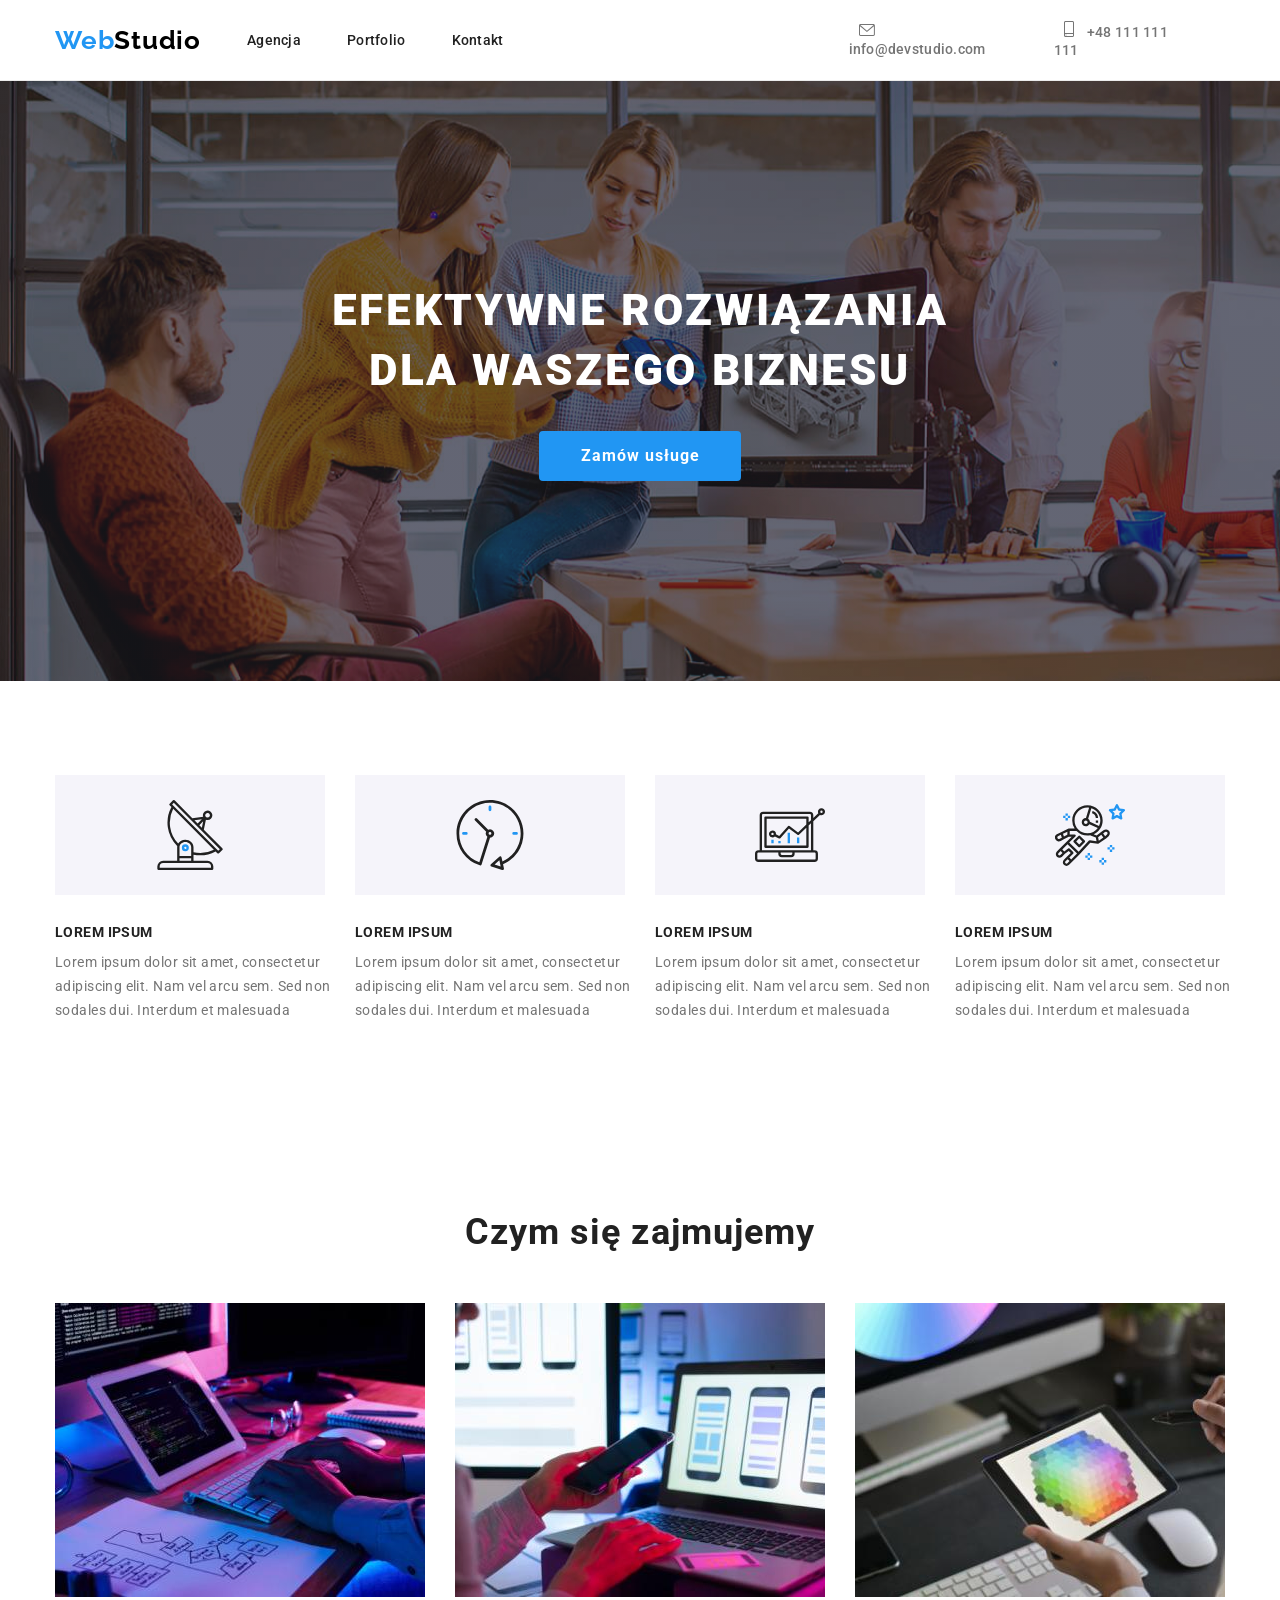
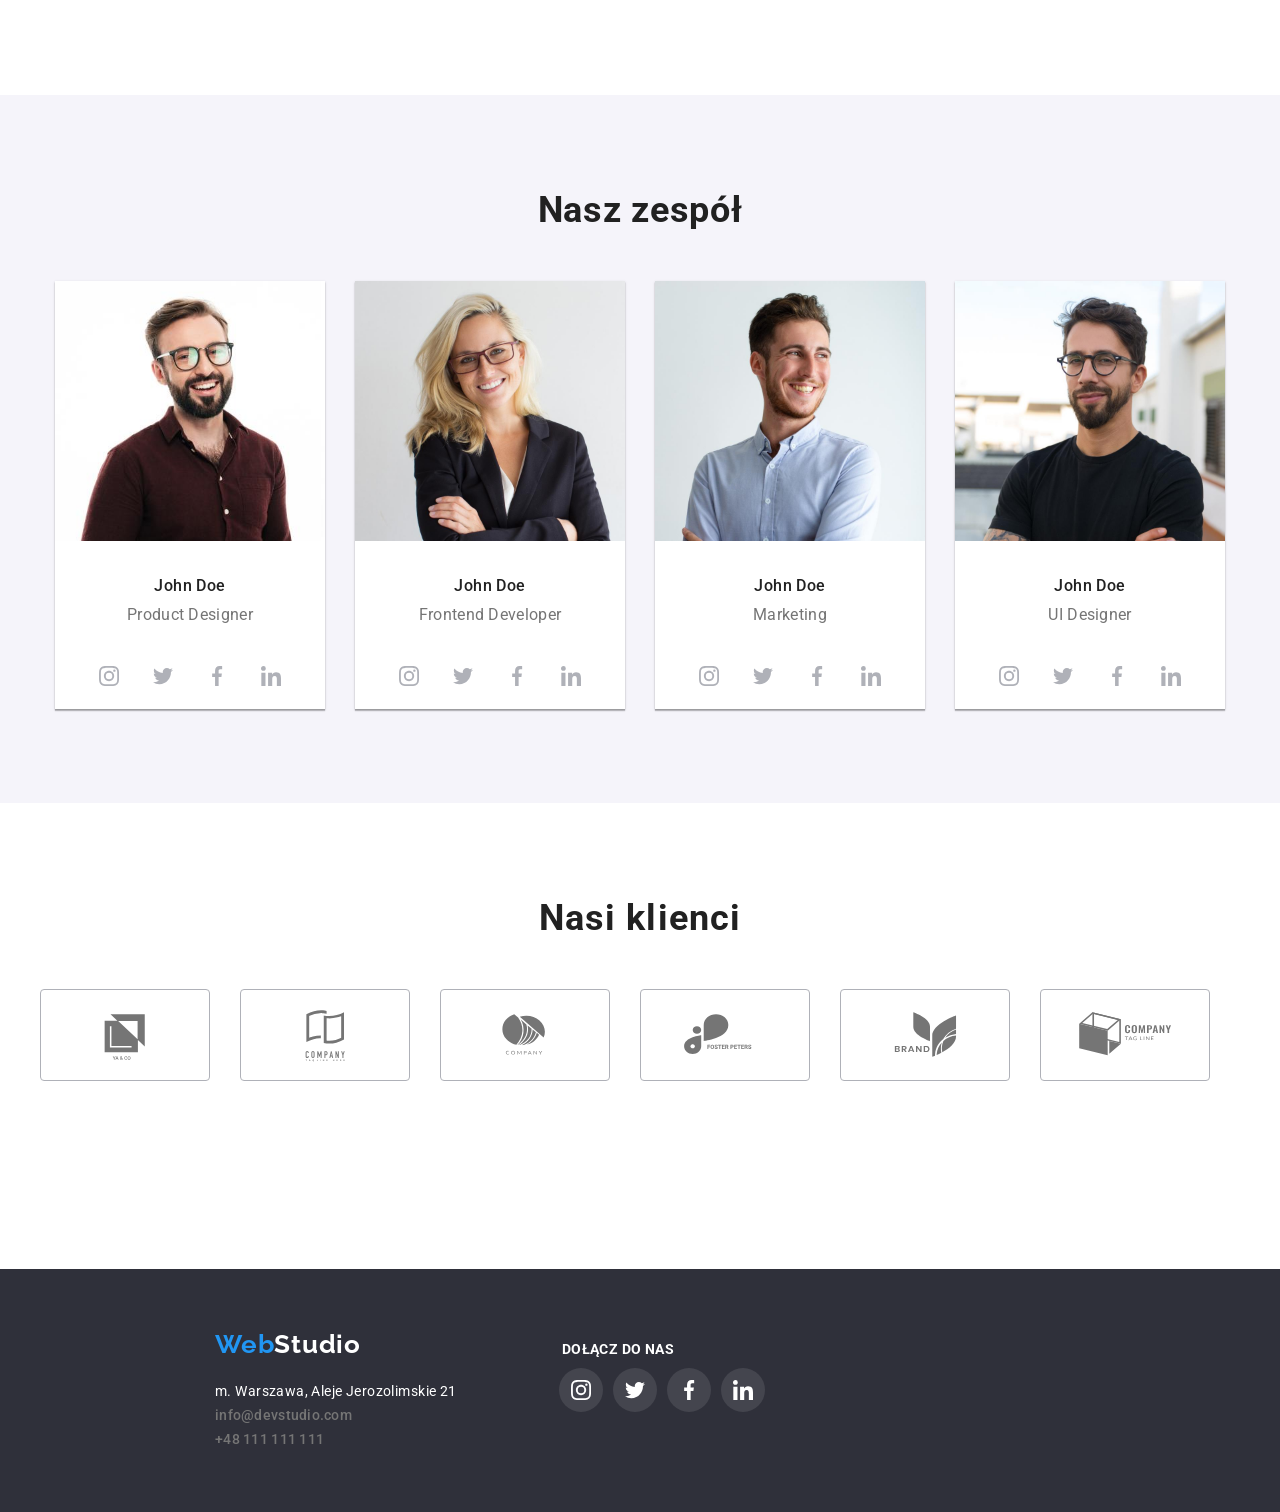
<file: index.html>
<!DOCTYPE html>
<html lang="pl">
<head>
    <meta charset="UTF-8">
    <meta name="viewport" content="width=device-width, initial-scale=1.0">
    <title>WebStudio</title>
    <link rel="stylesheet" href="https://cdnjs.cloudflare.com/ajax/libs/modern-normalize/1.0.0/modern-normalize.min.css" />
    <link rel="preconnect" href="https://fonts.googleapis.com">
<link rel="preconnect" href="https://fonts.gstatic.com" crossorigin>
<link href="https://fonts.googleapis.com/css2?family=Raleway:wght@700&family=Roboto:wght@400;500;700;900&display=swap" rel="stylesheet">
<link href="./css/style.css" rel="stylesheet">
    </head>


    <body>
      <header class="hmenu">
        <div class="container container-header">
        
        
        <nav class="hero">
          <a class="logo" href="./index.html"><span class="logoblue">Web</span>Studio</a>

          <ul class="container-nav">
        <li class="navi"><a class="agencja" href="./index.html">Agencja</a></li>
        <li class="navi"><a class="portfolio" href="./portfolio.html">Portfolio</a></li>
        <li class="navi"><a class="kontakt" href="/Kontakt">Kontakt</a></li>
        </ul>
      </nav>
      
        <ul class="container-contact">
      
        <li class="tool1">
          <a class="mailtel-header" href="mailto:info@devstudio.com">
            <svg class="contact-icon" width="16" height="12">
              <use href="./images/icons.svg#icon-envelope"></use>
            </svg>
            info@devstudio.com</a></li>
        <li class="tool2">
          <a class="mailtel-header" href="tel:+48111111111">
            <svg class="contact-icon" width="10" height="16">
              <use href="./images/icons.svg#icon-smartphone"></use>
            </svg>
          +48 111 111 111</a></li></ul>
        </div>
      </header>
      

<main>
  <section class="money section">
    <div class="container">
<h1 class="title">EFEKTYWNE ROZWIĄZANIA DLA WASZEGO BIZNESU</h1>
<button class="mainbutton" type="button">Zamów usługe</button></div></section>

<section class="lorus section"><h2 class="hiddentitle">magia</h2>
  <div class="container">
  <ul class="loremlist">
    <li>
      <div class="lorem-icon">
        <svg class="lorus-icon" width="70" height="70">
          <use href="./images/icons.svg#icon-antenna-1"></use>
        </svg></div>
      <h3 class="stitle">LOREM IPSUM</h3>
    <p class="text">Lorem ipsum dolor sit amet, consectetur adipiscing elit. Nam vel arcu sem. Sed non sodales dui. Interdum et malesuada</p></li>
    <li>
      <div class="lorem-icon">
        <svg class="lorus-icon" width="70" height="70">
          <use href="./images/icons.svg#icon-clock-1"></use>
        </svg></div>
      <h3 class="stitle">LOREM IPSUM</h3>
    <p class="text">Lorem ipsum dolor sit amet, consectetur adipiscing elit. Nam vel arcu sem. Sed non sodales dui. Interdum et malesuada</p></li>
    <li>
      <div class="lorem-icon">
        <svg class="lorus-icon" width="70" height="70">
          <use href="./images/icons.svg#icon-diagram-1"></use>
        </svg></div>
      <h3 class="stitle">LOREM IPSUM</h3>
    <p class="text">Lorem ipsum dolor sit amet, consectetur adipiscing elit. Nam vel arcu sem. Sed non sodales dui. Interdum et malesuada</p></li>
    <li>
      <div class="lorem-icon">
        <svg class="lorus-icon" width="70" height="70">
          <use href="./images/icons.svg#icon-astronaut-1"></use>
        </svg></div>
      <h3 class="stitle">LOREM IPSUM</h3>
    <p class="text">Lorem ipsum dolor sit amet, consectetur adipiscing elit. Nam vel arcu sem. Sed non sodales dui. Interdum et malesuada</p></li>
  </ul></div></section>

<section class="pics section"><h2 class="about">Czym się zajmujemy</h2></li>
  <div class="container">
<ul class="tasks"><li><img src="./images/coding.jpg" alt="Kodowanie i debugowanie na laptopie i tablecie" width="370" height="294"/></li>
<li><img src="./images/smartphone-laptop.jpg" alt="Tworzenie aplikacji mobilnych przy pomocy nowoczesnych urządzeń" width="370" height="294"/></li>
<li><img src="./images/tablet.jpg" alt="Graficzne projektowanie przy pomocy nowoczesnych urządzeń" width="370" height="294"/></li>
</ul></div></section>

<section class="staff section ">
  <div class="container">
  <h2 class="team">Nasz zespół</h2>
<ul class="people"><li class="all">
   <img src="./images/john-doe.jpg" alt="John Doe" width="270" height="260">
   <h3 class="person">John Doe</h3><p class="prof">Product Designer</p>
   <ul class="section-icons">
    <li class="social-link-hover">
  <a class="social-link" href="#">
    <svg class="social-icon"><use href="./images/icons.svg#icon-instagram-2"></use></svg>
  </a>
</li>
  <li>
  <a class="social-link" href="#">
    <svg class="social-icon"><use href="./images/icons.svg#icon-twitter-1"></use></svg>
  </a>
</li>
  <li>
  <a class="social-link" href="#">
    <svg class="social-icon"><use href="./images/icons.svg#icon-facebook-1"></use></svg>
  </a>
</li>
  <li>
  <a class="social-link" href="#">
    <svg class="social-icon"><use href="./images/icons.svg#icon-linkedin-1"></use></svg>
  </a>
</li></ul>
</li>


<li class="all">
   <img src="./images/john-doe2.jpg" alt="John Doe" width="270" height="260">
  <h3 class="person">John Doe</h3><p class="prof">Frontend Developer</p>
  <ul class="section-icons">
    <li class="social-link-hover">
  <a class="social-link" href="#">
    <svg class="social-icon"><use href="./images/icons.svg#icon-instagram-2"></use></svg>
  </a>
</li>
  <li>
  <a class="social-link" href="#">
    <svg class="social-icon"><use href="./images/icons.svg#icon-twitter-1"></use></svg>
  </a>
</li>
  <li>
  <a class="social-link" href="#">
    <svg class="social-icon"><use href="./images/icons.svg#icon-facebook-1"></use></svg>
  </a>
</li>
  <li>
  <a class="social-link" href="#">
    <svg class="social-icon"><use href="./images/icons.svg#icon-linkedin-1"></use></svg>
  </a>
</li></ul>
</li>


<li class="all">
  <img src="./images/john-doe3.jpg" alt="John Doe" width="270" height="260">
  <h3 class="person">John Doe</h3><p class="prof">Marketing</p>
  <ul class="section-icons">
    <li class="social-link-hover">
  <a class="social-link" href="#">
    <svg class="social-icon"><use href="./images/icons.svg#icon-instagram-2"></use></svg>
  </a>
</li>
  <li>
  <a class="social-link" href="#">
    <svg class="social-icon"><use href="./images/icons.svg#icon-twitter-1"></use></svg>
  </a>
</li>
  <li>
  <a class="social-link" href="#">
    <svg class="social-icon"><use href="./images/icons.svg#icon-facebook-1"></use></svg>
  </a>
</li>
  <li>
  <a class="social-link" href="#">
    <svg class="social-icon"><use href="./images/icons.svg#icon-linkedin-1"></use></svg>
  </a>
</li></ul>
</li>


<li class="all">
  <img src="./images/john-doe4.jpg" alt="John Doe" width="270" height="260">
  <h3 class="person">John Doe</h3><p class="prof">UI Designer</p>
  <ul class="section-icons">
    <li class="social-link-hover">
  <a class="social-link" href="#">
    <svg class="social-icon"><use href="./images/icons.svg#icon-instagram-2"></use></svg>
  </a>
</li>
  <li>
  <a class="social-link" href="#">
    <svg class="social-icon"><use href="./images/icons.svg#icon-twitter-1"></use></svg>
  </a>
</li>
  <li>
  <a class="social-link" href="#">
    <svg class="social-icon"><use href="./images/icons.svg#icon-facebook-1"></use></svg>
  </a>
</li>
  <li>
  <a class="social-link" href="#">
    <svg class="social-icon"><use href="./images/icons.svg#icon-linkedin-1"></use></svg>
  </a>
</li>
</li></ul>
</ul></div></section>
</main>

<section class="last section">
<h2 class="customers">Nasi klienci</h2>
<ul class="client-list">
  <li><div class="last-icon">  <svg class="client-icon"> <use href="./images/icons.svg#icon-client-1"></use></svg></div></li>
  <li><div class="last-icon">  <svg class="client-icon"> <use href="./images/icons.svg#icon-client-2"></use></svg></div></li>
  <li><div class="last-icon"> <svg class="client-icon"> <use href="./images/icons.svg#icon-client-3"></use></svg></div></li>
  <li><div class="last-icon">  <svg class="client-icon"> <use href="./images/icons.svg#icon-client-4"></use></svg></div></li>
  <li><div class="last-icon">  <svg class="client-icon"> <use href="./images/icons.svg#icon-client-5"></use></svg></div></li>
  <li><div class="last-icon"> <svg class="client-icon"> <use href="./images/icons.svg#icon-client-6"></use></svg></div></li>
</ul>
</section>


<footer class="fmenu">
  <div class="footer-section">
  <a class="logo" href="./index.html"><span class="logoblue">Web</span><span class="logowhite">Studio</span></a>
  <address class="place">
    
m. Warszawa, Aleje Jerozolimskie 21
  <ul><li class="footmail"><a class="mailtel" href="mailto:info@devstudio.com">info@devstudio.com</a></li>
  <li class="foottel"><a class="mailtel" href="tel:+48111111111">+48 111 111 111</a></li></ul>

</div>
<div class="follow">
  <p class="follow-title">Dołącz do nas</p>
  <ul class="follow-list">
    <li>
  <a class="social-follow" href="#">
    <svg class="social-icon-follow"><use href="./images/icons.svg#icon-instagram-2"></use></svg>
  </a>
</li>
  <li>
  <a class="social-follow" href="#">
    <svg class="social-icon-follow"><use href="./images/icons.svg#icon-twitter-1"></use></svg>
  </a>
</li>
  <li>
  <a class="social-follow" href="#">
    <svg class="social-icon-follow"><use href="./images/icons.svg#icon-facebook-1"></use></svg>
  </a>
</li>
  <li>
  <a class="social-follow" href="#">
    <svg class="social-icon-follow"><use href="./images/icons.svg#icon-linkedin-1"></use></svg>
  </a>
</li>
</ul>
</div>
</div>
</address>
  </footer>
    </body></html>
</file>
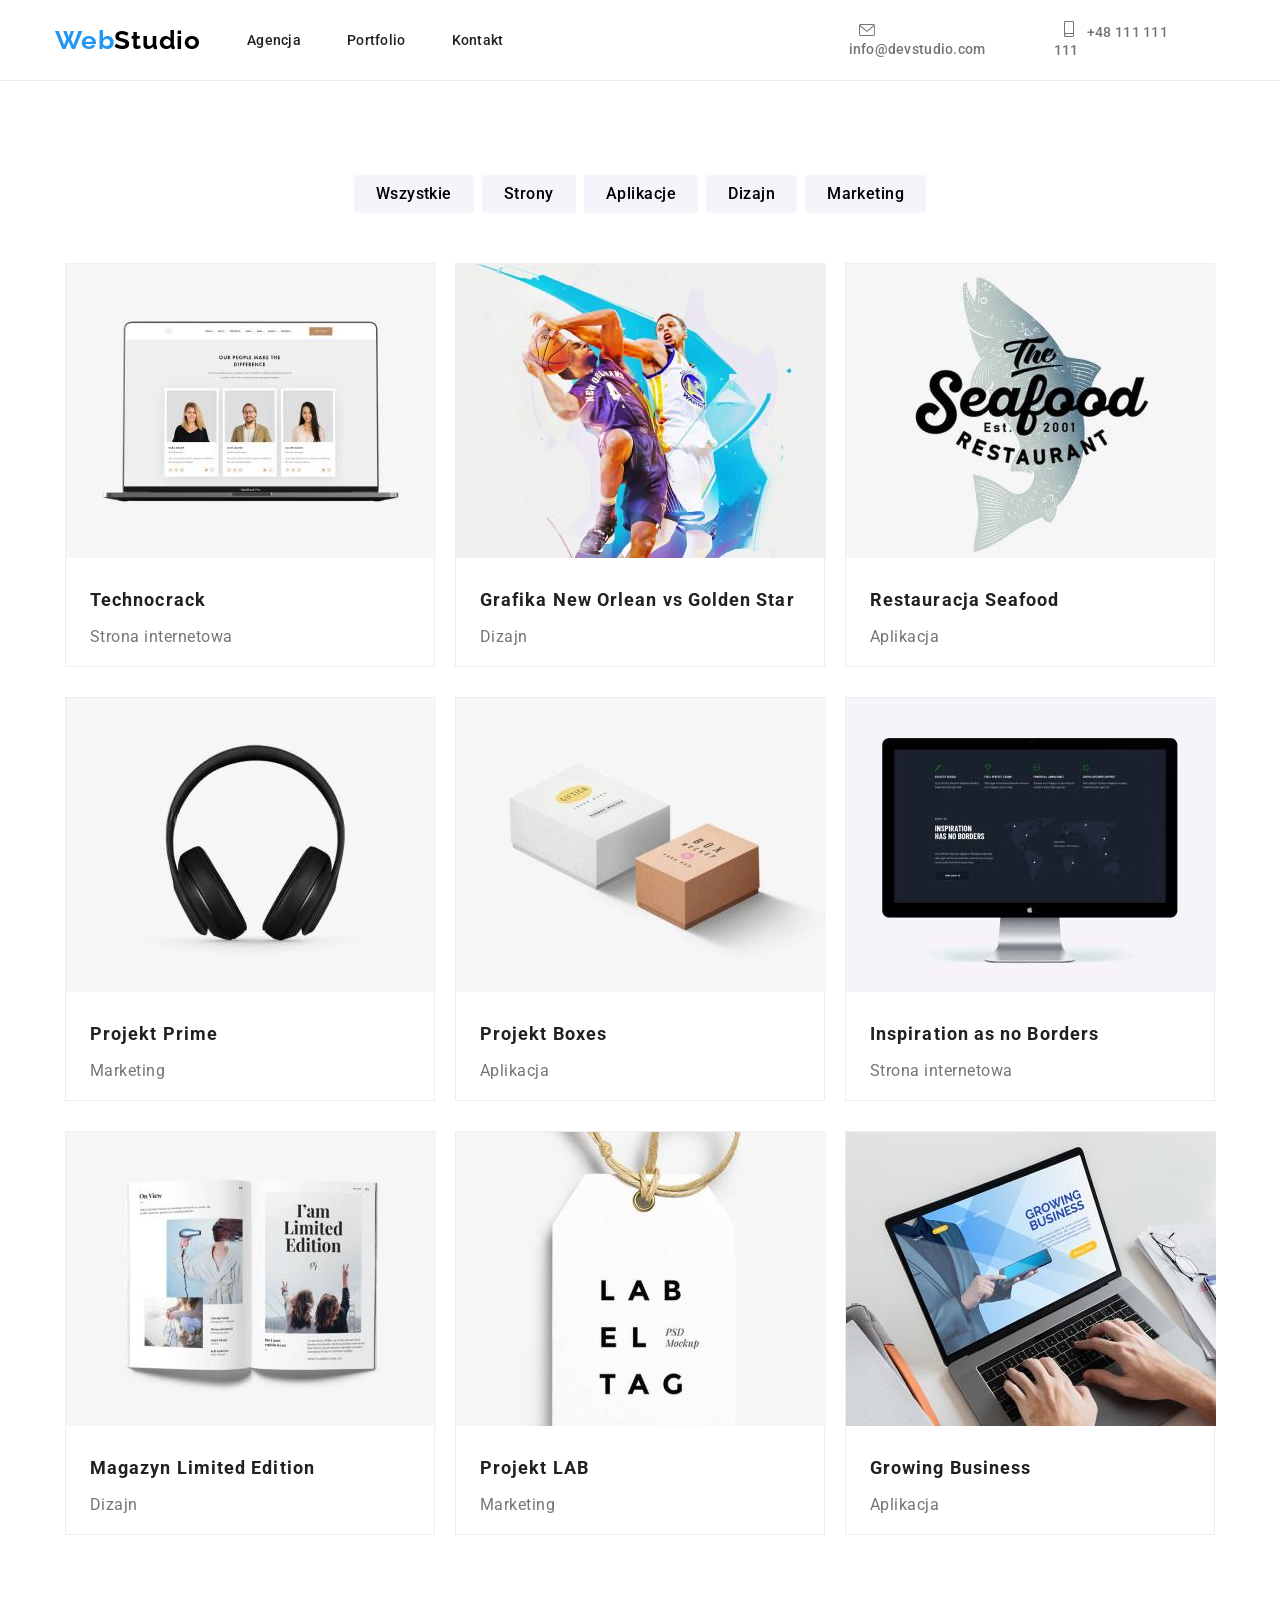
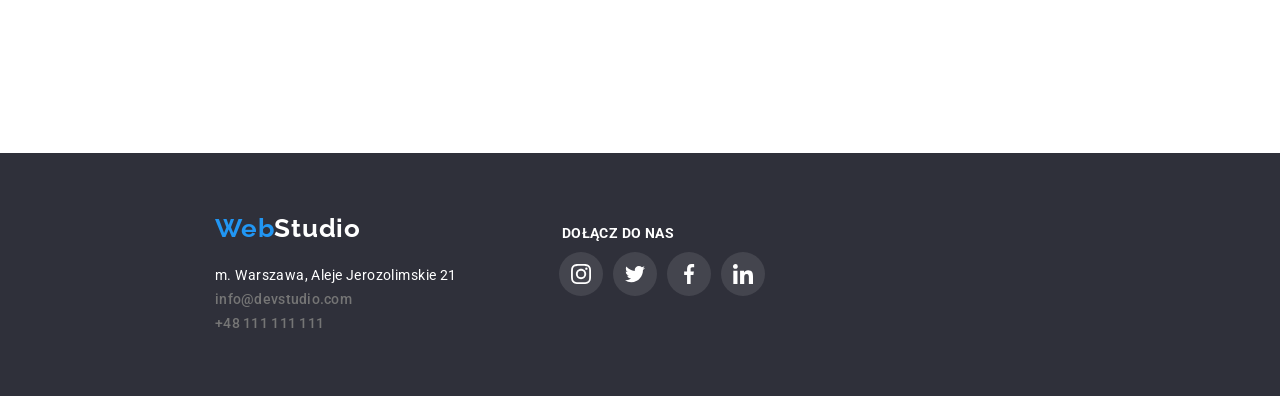
<file: portfolio.html>
<!DOCTYPE html>
<html lang="pl">
<head>
    <meta charset="UTF-8">
    <meta name="viewport" content="width=device-width, initial-scale=1.0">
    <title>WebStudio</title>
    <link rel="stylesheet" href="https://cdnjs.cloudflare.com/ajax/libs/modern-normalize/1.0.0/modern-normalize.min.css" />
    <link rel="preconnect" href="https://fonts.googleapis.com">
<link rel="preconnect" href="https://fonts.gstatic.com" crossorigin>
<link href="https://fonts.googleapis.com/css2?family=Raleway:wght@700&family=Roboto:wght@400;500;700;900&display=swap" rel="stylesheet">
<link href="./css/style.css" rel="stylesheet">
    </head>


      <body>

        <header class="hmenu">
          <div class="container container-header">
          
          
          <nav class="hero">
            <a class="logo" href="./index.html"><span class="logoblue">Web</span>Studio</a>
  
            <ul class="container-nav">
          <li class="navi"><a class="agencja" href="./index.html">Agencja</a></li>
          <li class="navi"><a class="portfolio" href="./portfolio.html">Portfolio</a></li>
          <li class="navi"><a class="kontakt" href="/Kontakt">Kontakt</a></li>
          </ul>
        </nav>
        
          <ul class="container-contact">
        
          <li class="tool1">
            <a class="mailtel-header" href="mailto:info@devstudio.com">
            <svg class="contact-icon" width="16" height="12">
              <use href="./images/icons.svg#icon-envelope"></use>
            </svg>
              info@devstudio.com</a></li>
          <li class="tool2">
            <a class="mailtel-header" href="tel:+48111111111">
              <svg class="contact-icon" width="10" height="16">
              <use href="./images/icons.svg#icon-smartphone"></use>
            </svg>
            +48 111 111 111</a></li></ul>
          </div>
        </header>


            <main class="together">
                <section class="buttons section">
                  <div class="container section">
                  <h1 class="hiddentitle">magia2</h1>
                  <ul class="portbuttons">
                <li><button class="button" type="button">Wszystkie</button></li>
                <li><button class="button" type="button">Strony</button></li>
                <li><button class="button" type="button">Aplikacje</button></li>
                <li><button class="button" type="button">Dizajn</button></li>
                <li><button class="button" type="button">Marketing</button></li></ul>


                <h2 class="hiddentitle">magia3</h2></li>
                    <ul class="portfoliolist"><li class="list">
                       <img src="./images/technocrack.jpg" alt="Projektowanie stron" width="370" height="294">
                       <h3 class="name">Technocrack</h3><p class="item">Strona internetowa</p>
                    </li>
                    <li class="list">
                       <img src="./images/basketball.jpg" alt="Dwóch korzykarzy z przeciwnych drużyn podczas meczu" width="370" height="294">
                      <h3 class="name">Grafika New Orlean vs Golden Star</h3><p class="item">Dizajn</p>
                    </li>
                    <li class="list">
                      <span> <img src="./images/seafood.jpg" alt="Logo restauracji Seafood" width="370" height="294">
                      <h3 class="name">Restauracja Seafood</h3><p class="item">Aplikacja</p>
                    </li>
                    <li class="list">
                      <span><img src="./images/prime.jpg" alt="Słuchawki bezprzewodowe" width="370" height="294">
                      <h3 class="name">Projekt Prime</h3><p class="item">Marketing</p>
                      <li class="list">
                        <img src="./images/boxes.jpg" alt="Dwa pudełka" width="370" height="294">
                        <h3 class="name">Projekt Boxes</h3><p class="item">Aplikacja</p>
                     </li>
                     <li class="list">
                        <img src="./images/inspiration.jpg" alt="Strona internetowa z ciemnym tłem" width="370" height="294">
                       <h3 class="name">Inspiration as no Borders</h3><p class="item">Strona internetowa</p>
                     </li>
                     <li class="list">
                       <span> <img src="./images/magazyn.jpg" alt="Gazeta" width="370" height="294">
                       <h3 class="name">Magazyn Limited Edition</h3><p class="item">Dizajn</p>
                     </li>
                     <li class="list">
                       <span><img src="./images/projekt.jpg" alt="Etykieta" width="370" height="294">
                       <h3 class="name">Projekt LAB</h3><p class="item">Marketing</p>
                     </li>
                     <li class="list">
                        <span><img src="./images/growing.jpg" alt="Praca na laptopie" width="370" height="294">
                        <h3 class="name">Growing Business</h3><p class="item">Aplikacja</p>
                      </li>
                    </ul></div></section>

          </main>


          <footer class="fmenu">
            <div class="footer-section">
            <a class="logo" href="./index.html"><span class="logoblue">Web</span><span class="logowhite">Studio</span></a>
            <address class="place">
              
          m. Warszawa, Aleje Jerozolimskie 21
            <ul><li class="footmail"><a class="mailtel" href="mailto:info@devstudio.com">info@devstudio.com</a></li>
            <li class="foottel"><a class="mailtel" href="tel:+48111111111">+48 111 111 111</a></li></ul>
          
          </div>
          <div class="follow">
            <p class="follow-title">Dołącz do nas</p>
            <ul class="follow-list">
              <li>
            <a class="social-follow" href="#">
              <svg class="social-icon-follow"><use href="./images/icons.svg#icon-instagram-2"></use></svg>
            </a>
          </li>
            <li>
            <a class="social-follow" href="#">
              <svg class="social-icon-follow"><use href="./images/icons.svg#icon-twitter-1"></use></svg>
            </a>
          </li>
            <li>
            <a class="social-follow" href="#">
              <svg class="social-icon-follow"><use href="./images/icons.svg#icon-facebook-1"></use></svg>
            </a>
          </li>
            <li>
            <a class="social-follow" href="#">
              <svg class="social-icon-follow"><use href="./images/icons.svg#icon-linkedin-1"></use></svg>
            </a>
          </li>
          </ul>
          </div>
          </div>
          </address>
            </footer>
              </body></html>
</file>
<file: css/style.css>
:root{
    --navcolor: #ffffff;
    --maincolor: #212121;
    --blue:#2196f3;
    --black: #000000;
    --grey:#F5F4FA;
    --lightgrey: #e5e5e5;  
    --background: #2f303a;
    --textcolor: #757575;
}


body{
    font-family: "Roboto", sans-serif;
    background-color: var(--navcolor);
    color: var(--maincolor);
}


.logo {font-family: 'Raleway';
    font-weight: 700;
    font-size: 26px;
    line-height: 1.19;
    color: var(--black);
text-decoration: none;
letter-spacing: 0.03em;
}

.logoblue {
color: var(--blue);
}

.agencja,
.portfolio,
.kontakt {
font-weight: 500;
font-size: 14px;
line-height: 1.14;
text-decoration: none;
color: var(--maincolor);
letter-spacing: 0.02em;
}

.mailtel-header,
.mailtel {
font-weight: 500;
font-size: 14px;
line-height: 1.14;
text-decoration: none;
color: var(--textcolor);
letter-spacing: 0.02em;
}



a:hover {
    color: var(--blue);
    text-decoration: none;
}

.money,
.fmenu {
background-color: var(--background);
}

.title {
    font-weight: 900;
    font-size: 44px;
    line-height: 1.36;
    color: var(--navcolor);
letter-spacing: 0.06em;

}

.mainbutton {
    font-family: inherit;
font-weight: 700;
font-size: 16px;
line-height: 1.88;
color: var(--navcolor);
background-color: var(--blue);
letter-spacing: 0.06em;
cursor: pointer;
}

.hiddentitle {
    opacity: 0;
    pointer-events: none;
    position: absolute;
}

.stitle {
font-size: 14px;
line-height: 1.14;
letter-spacing: 0.03em;
}

.text {
font-size: 14px;
line-height: 1.71;
color: var(--textcolor);
letter-spacing: 0.03em;
}

.about, .customers {
font-size: 36px;
line-height: 1.17;
letter-spacing: 0.03em;
}

.lorus,
.pics {
    background-color: var(--navcolor);
}

.staff {
    background-color: var(--grey);
}

.team {
font-size: 36px;
line-height: 1.17;
letter-spacing: 0.02em;
}

.person {
    font-weight: 500;
    font-size: 16px;
    line-height: 1.19;
    letter-spacing: 0.03em;
}

.prof {
    font-size: 16px;
    line-height: 1.19;
    color: var(--textcolor);
    letter-spacing: 0.02em;
}

.place {
font-size: 14px;
line-height: 1.71;
color: var(--navcolor);
letter-spacing: 0.03em;
}

.together {
    background-color: var(--navcolor);
}

.button {
    font-family: inherit;
font-weight: 500;
font-size: 16px;
line-height: 1.62;
background-color: var(--grey);
letter-spacing: 0.03em;
cursor: pointer;
padding: 6px 22px;
}

.button:hover {
    color: var(--navcolor);
    background-color: var(--blue);
}

.list {
background-color: var(--navcolor);
}

.name {
font-size: 18px;
line-height: 2;
letter-spacing: 0.06em;
}

.item {
font-size: 16px;
line-height: 1.87;
color: var(--textcolor);
letter-spacing: 0.03em;
}

.logowhite {
    color: var(--navcolor)
}

address {
    font-style: normal;
    font-size: 14px;
    line-height: 1.71;
}

h1,
h2,
h3,
ul,
p {
    margin: 0;
    padding: 0;
}

ul {
    list-style: none;
}


.container {
    margin: 0 auto;
    padding: 0 15px;
    width: 100%;
    max-width: 1200px;
}

.container-header {
    display: flex;
    align-items: center;
    justify-content: space-between;
    height: 80px;
}

.container-nav {
    display: flex;
    align-items: center;
    justify-content: space-between;
}

.hero {
display: flex; 
align-items: center;
}

.navi {
    padding-left: 46px;
}

.container-contact {
    padding-left: 345px;
    display: flex;
    align-items: center;
    justify-content: space-between;
}

.contact {
    width: 110px;
}

.contact-icon {
    fill: var(--textcolor);
    margin-right: 10px;
}

.contact-icon:hover,
.contact-icon:focus {
    fill:var(--blue);
    cursor: pointer;
}


.hmenu {
    border-bottom: 1px solid #ECECEC;
}

.section {
    padding-top: 94px;
    padding-bottom: 94px;
}

.money {
    padding-top: 200px;
    padding-bottom: 200px;
text-align: center;
display: block;
background-image: linear-gradient(rgba(47, 48, 58, 0.4), rgba(47, 48, 58, 0.4)),
    url('./../images/background.png');
}

.title {
    text-align: center;
    padding: 0 252px;
}

.mainbutton {
    margin-top: 30px;
    border-radius: 4px;
    border: none;
    padding: 10px 41px 10px 42px;
}

.loremlist {
    display: flex;
}

.lorem-icon {
    width: 270px;
    height: 120px;
    background-color: var(--grey);
    display: flex;
    margin: auto;
    align-items: center;
    justify-content: center;
    margin-right: 30px;
  }

  .stitle {
    padding-top: 30px;
    padding-bottom: 10px;
  }

.pics {
    display: block;
}

.about, .customers {
    text-align: center;
    padding-bottom: 50px;
}

.tasks {
    display: flex;
    justify-content: space-between;
    gap: 50px 30px;
}

.staff {
    display: block;
}

.team {
    text-align: center;
    padding-bottom: 50px;
}

.people {
    display: flex;
    justify-content: space-between;
    gap: 50px 30px;
}

.person,
.prof {
    text-align: center;
}

.person {
    padding-top: 30px;
    padding-bottom: 10px;
}

.section-icons {
    display: flex;
    list-style-type: none;
    align-items: center;
    justify-content: space-around;
    margin-bottom: 30px;
    margin-right: 30px;
    margin-left: 32px;
  }

.social-icon {
    width: 20px;
    height: 20px;
    fill: #afb1b8;
  }
  
  .social-icon:hover,
  .social-icon:focus {
    fill: var(--navcolor);
  }
  
  .social-link {
    display: flex;
    align-items: center;
    justify-content: center;
    width: 44px;
    height: 44px;
    background-color: var(--navcolor);
    border-radius: 50%;
    margin-right: 10px;
  }
  
  .social-link:hover,
  .social-link:focus {
    background-color: var(--blue);
  }

.all {
    background-color: var(--navcolor);
    box-shadow: 0px 1px 3px rgba(0, 0, 0, 0.12), 0px 1px 1px rgba(0, 0, 0, 0.14),
    0px 2px 1px rgba(0, 0, 0, 0.2);
    width: 270px;
    height: 428px;
}

.prof {
    padding-bottom: 30px;
}

.last {
    background-color: var(--navcolor);
}

.last-icon {
    display: flex;
    width: 170px;
    height: 92px;
    border: 1px solid #afb1b8;
    border-radius: 4px;
    margin-right: 30px;
    cursor: pointer;
    fill: var(--textcolor)
  }
  
  .last-icon:hover,
  .last-icon:focus {
    border-color: var(--blue);
  }
  
  .client-icon:hover,
  .client-icon:focus {
    fill: var(--blue);
  }
  
  .client-list {
    display: flex;
    list-style-type: none;
    justify-content: center;
    padding-bottom: 94px;
  }

.fmenu {
    display: flex;
    flex-direction: column;
    justify-content: space-between;
}

.follow-title {
    font-family: 'Roboto';
font-style: normal;
font-weight: 700;
font-size: 14px;
line-height: 1.14;
letter-spacing: 0.03em;
text-transform: uppercase;
color: var(--navcolor);
display: flex;
  margin-left: 35px;
  margin-top: 13px;
  padding-bottom: 10px;
}

.fmenu {
    display: flex;
    flex-direction: row;
}

.follow-list {
    display: flex;
    list-style-type: none;
    align-items: center;
    justify-content: space-around;
    margin-bottom: 30px;
    margin-right: 30px;
    margin-left: 32px;
}

.social-icon-follow {
    width: 20px;
    height: 20px;
    fill: var(--navcolor);
    gap: 10px;
  }
  
  .social-follow:hover {
    background: var(--blue);
  }

  .social-follow {
    display: flex;
  align-items: center;
  justify-content: center;
  width: 44px;
  height: 44px;
  background-color: rgba(255, 255, 255, 0.1);
  border-radius: 50%;
  margin-right: 10px;
  }

  .follow {
    margin: 0 auto;
  flex-direction: column;
  justify-content: flex-start;
  margin-left: 70px
  }

  .footer-section {
    padding-left: 215px;
  }

.place {
    padding-top: 20px;
}

.mailtel-header {
    padding-top: 9px;
    padding-left: 10px;
    padding-right: 30px;
}

.mailtel {
    padding-top: 9px;
}

.foottel {
    padding-bottom: 60px;
}

footer {
    padding-top: 60px;
}

.buttons {
padding-top: 0;
    align-items: center;
}
.portbuttons {
    display: flex;
    justify-content: center;
    gap: 50px 8px;
}

.button {
    border: none;
    border-radius: 4px;
    margin-bottom: 50px;
}

.portfoliolist {
    display: flex;
    flex-wrap: wrap;
    justify-content: space-around;
}

.list {
    border: 1px solid #EEEEEE;
    margin-bottom: 30px;
    width: 370px;
    height: 404px;
}

.name {
    margin: 20px 24px 4px 24px;
}

.item {
    margin: 4px 24px 20px 24px;
}
</file>
